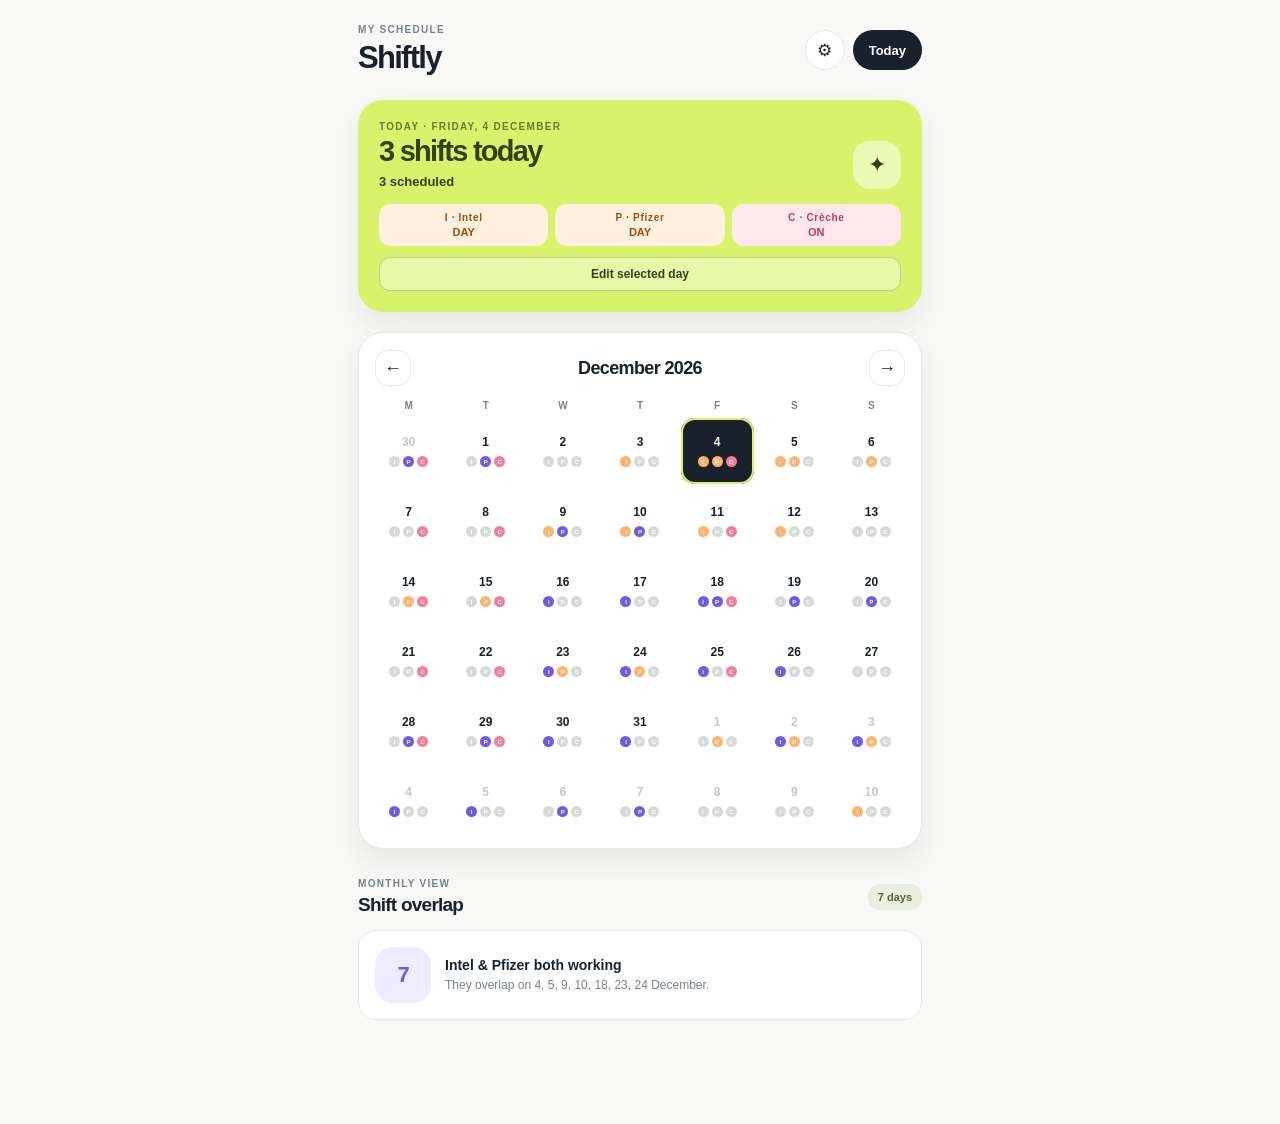
<file: Shiftly/index.html>
<!doctype html>
<html lang="en">
  <head>
    <meta charset="utf-8" />
    <meta name="viewport" content="width=device-width, initial-scale=1, viewport-fit=cover" />
    <meta name="theme-color" content="#111827" />
    <meta name="apple-mobile-web-app-capable" content="yes" />
    <meta name="apple-mobile-web-app-status-bar-style" content="black-translucent" />
    <title>Shiftly — your shift calendar</title>
    <link rel="manifest" href="manifest.json" />
    <link rel="apple-touch-icon" href="icon.svg" />
    <link rel="stylesheet" href="styles.css" />
  </head>
  <body>
    <main class="app-shell">
      <header class="app-header">
        <div>
          <p class="overline">MY SCHEDULE</p>
          <h1>Shiftly</h1>
        </div>
        <div class="header-actions">
          <button id="settingsButton" class="settings-button" type="button" aria-label="Open pattern settings">⚙</button>
          <button id="todayButton" class="today-button" type="button">Today</button>
        </div>
      </header>

      <section class="next-shift" id="nextShift" aria-live="polite"></section>

      <section class="month-panel" aria-label="Calendar">
        <div class="month-navigation">
          <button class="nav-button" id="previousMonth" type="button" aria-label="Previous month">←</button>
          <button class="month-heading" id="monthHeading" type="button" aria-label="Choose current month"></button>
          <button class="nav-button" id="nextMonth" type="button" aria-label="Next month">→</button>
        </div>
        <div class="weekdays" aria-hidden="true">
          <span>M</span><span>T</span><span>W</span><span>T</span><span>F</span><span>S</span><span>S</span>
        </div>
        <div class="calendar-grid" id="calendarGrid"></div>
      </section>

      <section class="team-section overlap-section">
        <div class="section-heading">
          <div>
            <p class="overline">MONTHLY VIEW</p>
            <h2>Shift overlap</h2>
          </div>
          <span id="overlapCount" class="count-pill"></span>
        </div>
        <div class="overlap-card" id="overlapCard"></div>
      </section>
    </main>

    <div class="sheet-scrim is-hidden" id="sheetScrim"></div>
    <section class="day-sheet is-hidden" id="dayEditor" role="dialog" aria-modal="true" aria-labelledby="dayEditorTitle">
      <div class="sheet-handle"></div>
      <div class="sheet-topline">
        <div>
          <p class="overline">EDIT SHIFT</p>
          <h2 id="dayEditorTitle">Selected day</h2>
        </div>
        <button id="closeEditor" class="close-button" type="button" aria-label="Close">×</button>
      </div>
      <div class="sheet-content" id="editorContent"></div>
      <section class="note-editor">
        <label for="noteType">Add to this day</label>
        <div class="note-fields"><select id="noteType"><option value="leave">Annual leave</option><option value="overtime">Overtime</option><option value="note">Note</option></select><input id="noteText" type="text" placeholder="Optional details" /></div>
        <button id="saveNote" class="note-save-button" type="button">Save note</button>
      </section>
      <button id="resetDay" class="reset-button" type="button">Reset this day to the pattern</button>
    </section>
    <section class="day-sheet is-hidden" id="settingsSheet" role="dialog" aria-modal="true" aria-labelledby="settingsTitle">
      <div class="sheet-handle"></div>
      <div class="sheet-topline">
        <div>
          <p class="overline">SCHEDULE SETUP</p>
          <h2 id="settingsTitle">Pattern settings</h2>
        </div>
        <button id="closeSettings" class="close-button" type="button" aria-label="Close">×</button>
      </div>
      <form id="settingsForm" class="settings-form">
        <p class="settings-intro">Positive numbers are work days; negative numbers are days off.</p>
        <label>Intel pattern — January to June<input id="intelFirstPattern" required /></label>
        <label>Intel pattern — July to December<input id="intelSecondPattern" required /></label>
        <label>Intel anchor date<input id="intelAnchor" type="date" required /></label>
        <label>Pfizer cycle anchor date<input id="pfizerAnchor" type="date" required /></label>
        <label>Pfizer shift pattern<input id="pfizerPattern" required aria-describedby="pfizerHelp" /></label>
        <p class="settings-help" id="pfizerHelp">Use positive numbers for working days and negative numbers for days off. Day and night shifts alternate automatically.</p>
        <fieldset>
          <legend>Crèche working days</legend>
          <div class="weekday-options" id="crecheDays"></div>
        </fieldset>
        <label class="theme-setting"><span><strong>Dark mode</strong><small>Use the darker Shiftly appearance.</small></span><input id="themeToggle" type="checkbox" /></label>
        <div class="export-settings"><p class="export-title">Year export</p><p>Export the displayed calendar year as an image, or open a print-ready version to save as PDF.</p><div class="export-actions"><button id="exportImage" type="button">Download image</button><button id="exportPdf" type="button">Save as PDF</button></div></div>
        <button class="save-button" type="submit">Save schedule</button>
      </form>
    </section>

    <script src="app.js"></script>
  </body>
</html>
</file>
<file: Shiftly/styles.css>
:root {
  --ink: #19212d;
  --muted: #78818c;
  --paper: #f8f8f6;
  --card: #ffffff;
  --line: #e8e8e4;
  --lime: #d8f36b;
  --lime-ink: #35401a;
  --purple: #6e5ae6;
  --purple-pale: #eeeaff;
  --orange: #ffb36b;
  --orange-pale: #fff0df;
  --rose: #f47e96;
  --rose-pale: #ffe8ed;
  --off: #eff0ed;
  --shadow: 0 12px 28px rgba(35, 41, 48, .08);
  font-family: Inter, ui-rounded, "SF Pro Rounded", -apple-system, BlinkMacSystemFont, "Segoe UI", sans-serif;
  color: var(--ink);
  background: var(--paper);
}

* { box-sizing: border-box; }
body { margin: 0; min-height: 100dvh; background: var(--paper); }
button { font: inherit; -webkit-tap-highlight-color: transparent; }
.app-shell { max-width: 620px; margin: 0 auto; padding: calc(24px + env(safe-area-inset-top)) 20px 104px; }
.app-header, .month-navigation, .section-heading, .sheet-topline { display: flex; align-items: center; justify-content: space-between; }
.overline { margin: 0 0 5px; font-size: 10px; font-weight: 800; letter-spacing: .13em; color: var(--muted); }
h1, h2, p { margin-top: 0; }
h1 { margin-bottom: 0; font-size: 31px; letter-spacing: -.055em; }
h2 { margin-bottom: 0; font-size: 19px; letter-spacing: -.04em; }
.today-button { min-height: 40px; padding: 0 16px; border: 0; border-radius: 20px; background: var(--ink); color: white; font-weight: 700; font-size: 13px; }
.header-actions { display: flex; align-items: center; gap: 8px; }.settings-button { width: 40px; height: 40px; border: 1px solid var(--line); border-radius: 20px; background: white; color: var(--ink); font-size: 17px; }

.next-shift { margin: 24px 0 20px; min-height: 142px; padding: 21px; border-radius: 25px; background: var(--lime); color: var(--lime-ink); box-shadow: var(--shadow); }
.next-shift .overline { color: rgba(53,64,26,.68); }
.shift-main { display: flex; justify-content: space-between; align-items: end; gap: 12px; }
.shift-name { margin: 0; font-size: 29px; font-weight: 780; line-height: 1; letter-spacing: -.06em; }
.shift-meta { margin: 8px 0 0; font-size: 13px; font-weight: 650; }
.shift-mark { width: 48px; height: 48px; display: grid; place-items: center; border-radius: 17px; background: rgba(255,255,255,.5); font-size: 22px; }
.selected-shifts { display: grid; grid-template-columns: repeat(3, 1fr); gap: 7px; margin-top: 15px; }.selected-shift { padding: 8px 7px; border-radius: 12px; background: rgba(255,255,255,.52); text-align: center; }.selected-shift strong { display: block; font-size: 10px; letter-spacing: .07em; }.selected-shift span { display: block; margin-top: 3px; font-size: 11px; font-weight: 800; }.selected-shift.day { color: #9d5107; background: var(--orange-pale); }.selected-shift.night { color: #4f3eb9; background: var(--purple-pale); }.selected-shift.off { color: #737a72; background: var(--off); }.selected-shift.creche { color: #bc3d5c; background: var(--rose-pale); }
.edit-day-button { width: 100%; margin-top: 11px; padding: 9px; border: 1px solid rgba(53,64,26,.22); border-radius: 11px; background: rgba(255,255,255,.42); color: var(--lime-ink); font-size: 12px; font-weight: 800; }

.month-panel { padding: 17px 13px 14px; border: 1px solid var(--line); border-radius: 25px; background: var(--card); box-shadow: var(--shadow); }
.month-navigation { padding: 0 3px 14px; }
.month-heading { border: 0; background: none; font-size: 18px; font-weight: 800; letter-spacing: -.035em; color: var(--ink); }
.nav-button, .close-button { display: grid; place-items: center; width: 36px; height: 36px; border: 1px solid var(--line); border-radius: 13px; background: white; color: var(--ink); font-size: 18px; }
.weekdays, .calendar-grid { display: grid; grid-template-columns: repeat(7, 1fr); gap: 4px; }
.weekdays { margin-bottom: 7px; }
.weekdays span { text-align: center; color: var(--muted); font-size: 10px; font-weight: 750; }
.calendar-day { position: relative; min-height: 56px; padding: 7px 3px; border: 0; border-radius: 14px; background: transparent; color: var(--ink); cursor: pointer; }
.calendar-day:active { transform: scale(.96); }
.calendar-day.outside { color: #c5c9c5; }
.calendar-day.today { background: var(--ink); color: white; }
.calendar-day.selected { box-shadow: inset 0 0 0 2px var(--purple); background: var(--purple-pale); color: #4533af; }
.calendar-day.today.selected { box-shadow: inset 0 0 0 2px var(--lime); background: var(--ink); color: white; }
.date-number { display: block; text-align: center; font-size: 12px; font-weight: 760; }
.day-dots { display: flex; justify-content: center; gap: 3px; margin-top: 7px; min-height: 7px; }
.dot { width: 11px; height: 11px; display: grid; place-items: center; border-radius: 50%; color: white; font-size: 6px; font-style: normal; font-weight: 900; line-height: 1; }
.dot.day { background: var(--orange); }.dot.night { background: var(--purple); }.dot.creche { background: var(--rose); }.dot.off { background: #d6dad5; }
.today .dot.off { background: #71808c; }

.team-section { margin-top: 29px; }
.count-pill { padding: 7px 10px; border-radius: 12px; background: #e9eee1; color: #52642a; font-size: 11px; font-weight: 800; }
.crew-list { display: grid; gap: 9px; margin-top: 14px; }
.overlap-card { display: flex; align-items: center; gap: 14px; margin-top: 14px; padding: 16px; border: 1px solid var(--line); border-radius: 18px; background: var(--card); }.overlap-number { display: grid; flex: 0 0 56px; width: 56px; height: 56px; place-items: center; border-radius: 18px; background: var(--purple-pale); color: var(--purple); font-size: 22px; font-weight: 850; letter-spacing: -.06em; }.overlap-card strong { display: block; font-size: 14px; }.overlap-card p { margin: 4px 0 0; color: var(--muted); font-size: 12px; line-height: 1.4; }
.crew-card { display: flex; align-items: center; gap: 12px; padding: 13px; border: 1px solid var(--line); border-radius: 18px; background: var(--card); }
.crew-avatar { width: 40px; height: 40px; display: grid; place-items: center; border-radius: 14px; font-size: 16px; font-weight: 850; }
.crew-avatar.intel { background: var(--orange-pale); color: #b56316; }.crew-avatar.pfizer { background: var(--purple-pale); color: var(--purple); }.crew-avatar.creche { background: var(--rose-pale); color: #ca4d6b; }
.crew-info { flex: 1; min-width: 0; }.crew-name { font-size: 14px; font-weight: 800; }.crew-note { margin-top: 3px; color: var(--muted); font-size: 12px; }
.status-tag { padding: 7px 9px; border-radius: 10px; font-size: 10px; font-weight: 850; letter-spacing: .04em; }.status-tag.day { background: var(--orange-pale); color: #a45509; }.status-tag.night { background: var(--purple-pale); color: #5240c0; }.status-tag.off { background: var(--off); color: #858b84; }.status-tag.creche { background: var(--rose-pale); color: #bd3e5e; }


.sheet-scrim { position: fixed; z-index: 30; inset: 0; background: rgba(25,33,45,.35); backdrop-filter: blur(2px); }.day-sheet { position: fixed; z-index: 40; inset: auto 0 0; max-width: 620px; max-height: 88dvh; overflow: auto; margin: auto; padding: 10px 20px calc(26px + env(safe-area-inset-bottom)); border-radius: 28px 28px 0 0; background: white; box-shadow: 0 -16px 48px rgba(19,28,38,.18); }.is-hidden { display: none; }.sheet-handle { width: 35px; height: 5px; margin: 3px auto 20px; border-radius: 5px; background: #dce0dc; }.sheet-content { display: grid; gap: 9px; margin-top: 20px; }.sheet-row { display: flex; align-items: center; gap: 12px; padding: 13px; border-radius: 17px; background: #f8f8f6; }.sheet-row > div { flex: 1; }.sheet-row strong { display: block; font-size: 14px; }.sheet-row span { display: block; margin-top: 3px; font-size: 12px; color: var(--muted); }.sheet-toggle { display: flex; gap: 5px; }.type-button { min-width: 47px; min-height: 35px; border: 1px solid var(--line); border-radius: 10px; background: white; font-size: 10px; font-weight: 800; }.type-button.selected { border-color: var(--ink); background: var(--ink); color: white; }.reset-button { width: 100%; margin-top: 15px; padding: 12px; border: 0; background: transparent; color: var(--muted); font-size: 12px; font-weight: 750; }.settings-form { display: grid; gap: 15px; margin-top: 20px; }.settings-intro, .settings-help { margin: 0; color: var(--muted); font-size: 12px; line-height: 1.45; }.settings-form label { display: grid; gap: 7px; color: var(--ink); font-size: 12px; font-weight: 800; }.settings-form input { width: 100%; min-height: 45px; padding: 10px 11px; border: 1px solid var(--line); border-radius: 12px; background: #fafaf8; color: var(--ink); font: inherit; font-size: 13px; }.settings-form fieldset { margin: 0; padding: 13px; border: 1px solid var(--line); border-radius: 14px; }.settings-form legend { padding: 0 4px; font-size: 12px; font-weight: 800; }.weekday-options { display: grid; grid-template-columns: repeat(4, 1fr); gap: 7px; margin-top: 7px; }.weekday-option { display: flex; align-items: center; justify-content: center; min-height: 36px; border: 1px solid var(--line); border-radius: 10px; color: var(--muted); font-size: 11px; font-weight: 800; }.weekday-option:has(input:checked) { border-color: var(--ink); background: var(--ink); color: white; }.weekday-option input { position: absolute; opacity: 0; }.save-button { min-height: 49px; border: 0; border-radius: 15px; background: var(--ink); color: white; font-size: 14px; font-weight: 800; }

@media (min-width: 540px) { .calendar-day { min-height: 66px; } .app-shell { padding-left: 28px; padding-right: 28px; } }

.note-editor { display:grid; gap:8px; margin-top:17px; padding:13px; border:1px solid var(--line); border-radius:17px; background:#f8f8f6; }.note-editor label,.export-title { font-size:12px; font-weight:800; }.note-fields { display:grid; grid-template-columns:116px 1fr; gap:7px; }.note-fields select,.note-fields input { min-width:0; min-height:38px; padding:8px; border:1px solid var(--line); border-radius:10px; background:white; color:var(--ink); font:inherit; font-size:12px; }.note-save-button { min-height:37px; border:0; border-radius:10px; background:var(--purple); color:white; font-size:12px; font-weight:800; }.note-indicator { position:absolute; right:5px; top:5px; width:6px; height:6px; border-radius:50%; background:var(--rose); }.theme-setting { display:flex !important; flex-flow:row !important; align-items:center; justify-content:space-between; padding:3px 0; }.theme-setting small { display:block; margin-top:3px; color:var(--muted); font-weight:500; }.theme-setting input { width:22px !important; min-height:22px !important; accent-color:var(--purple); }.export-settings { padding:14px; border:1px solid var(--line); border-radius:14px; background:#f8f8f6; }.export-settings p { margin:0; color:var(--muted); font-size:12px; line-height:1.4; }.export-settings .export-title { margin-bottom:3px; color:var(--ink); }.export-actions { display:grid; grid-template-columns:1fr 1fr; gap:7px; margin-top:11px; }.export-actions button { min-height:39px; border:1px solid var(--line); border-radius:10px; background:white; color:var(--ink); font-size:11px; font-weight:800; }

:root[data-theme="dark"] { --ink:#f4f5f1; --muted:#a9b1bd; --paper:#121722; --card:#1b2230; --line:#303a4b; --off:#313b48; --purple-pale:#292448; --orange-pale:#3d2e20; --rose-pale:#3e2430; --shadow:0 12px 28px rgba(0,0,0,.28); color-scheme:dark; }:root[data-theme="dark"] .today-button,:root[data-theme="dark"] .calendar-day.today,:root[data-theme="dark"] .save-button { background:#f4f5f1; color:#18202b; }:root[data-theme="dark"] .nav-button,:root[data-theme="dark"] .settings-button,:root[data-theme="dark"] .day-sheet,:root[data-theme="dark"] .note-fields select,:root[data-theme="dark"] .note-fields input,:root[data-theme="dark"] .export-actions button { background:#1b2230; color:var(--ink); }:root[data-theme="dark"] .note-editor,:root[data-theme="dark"] .export-settings { background:#161d29; }:root[data-theme="dark"] .calendar-day.selected { color:#dfdbff; }
</file>
